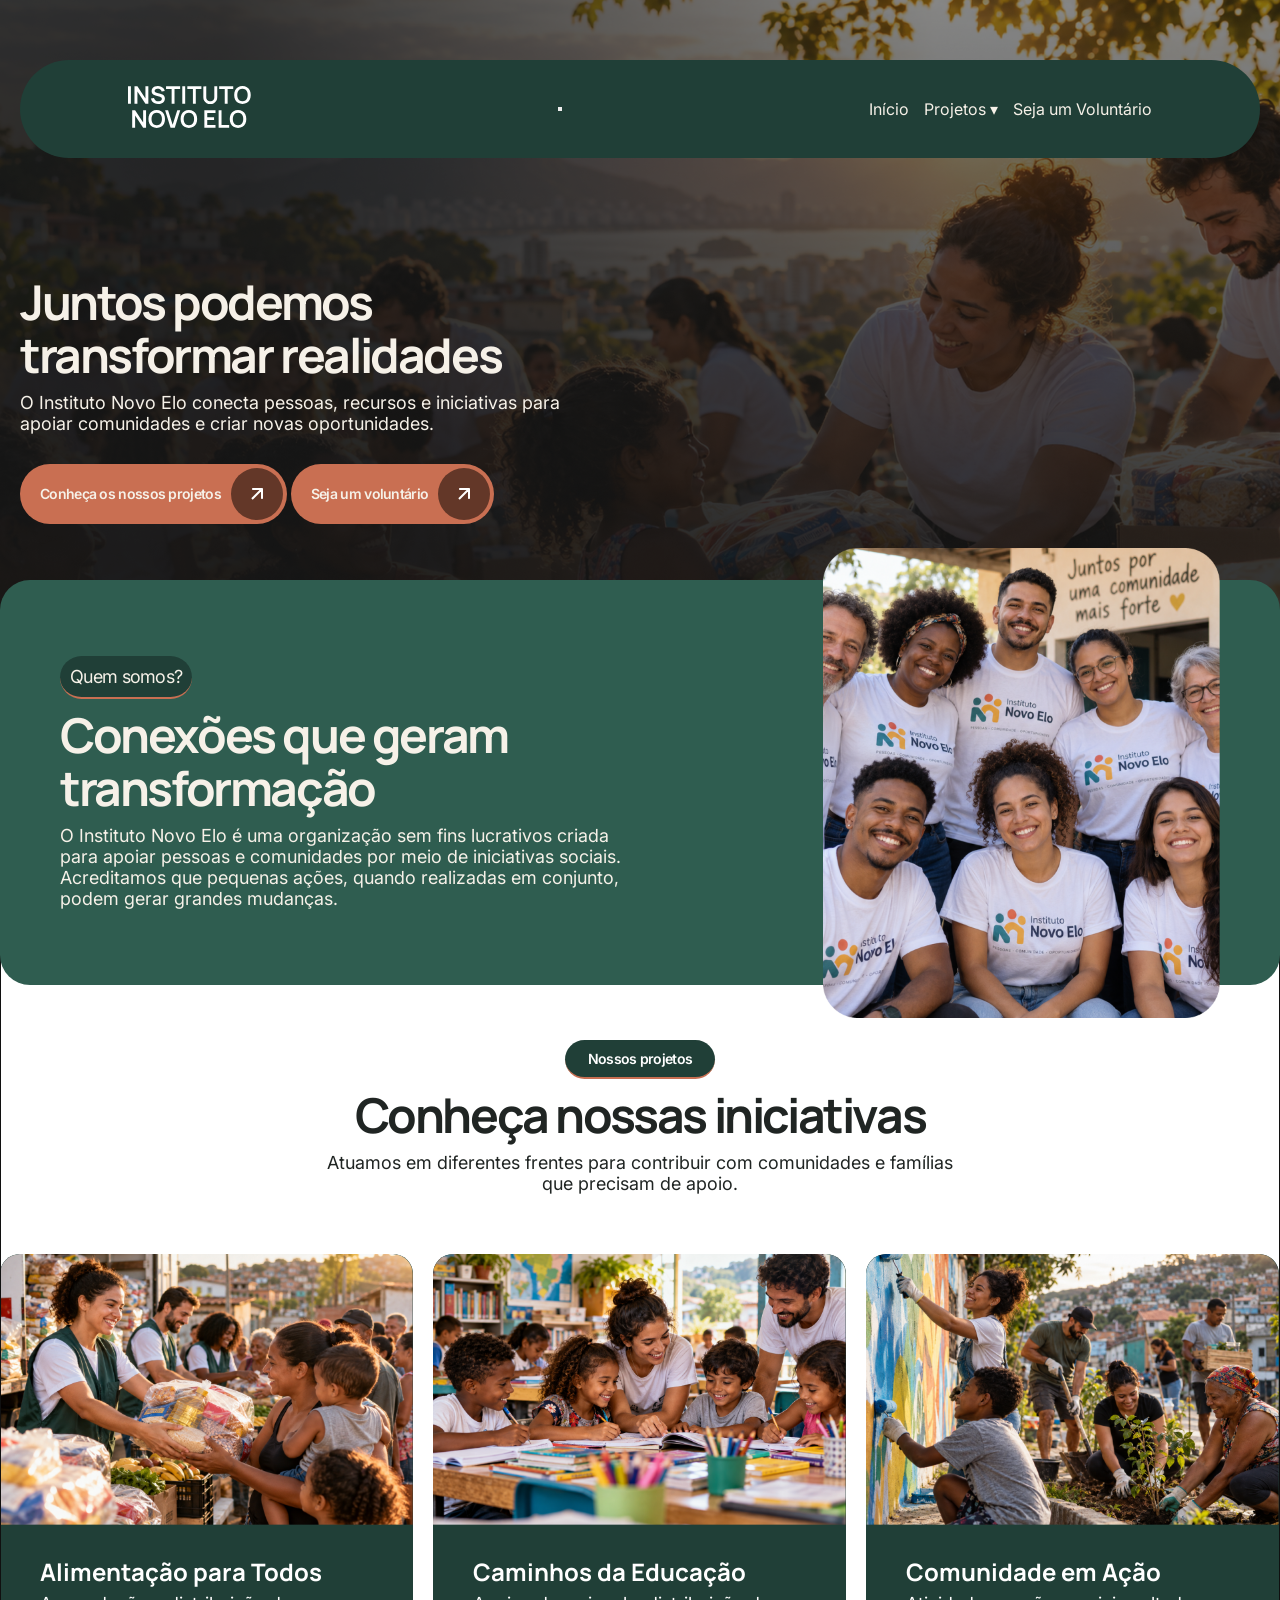
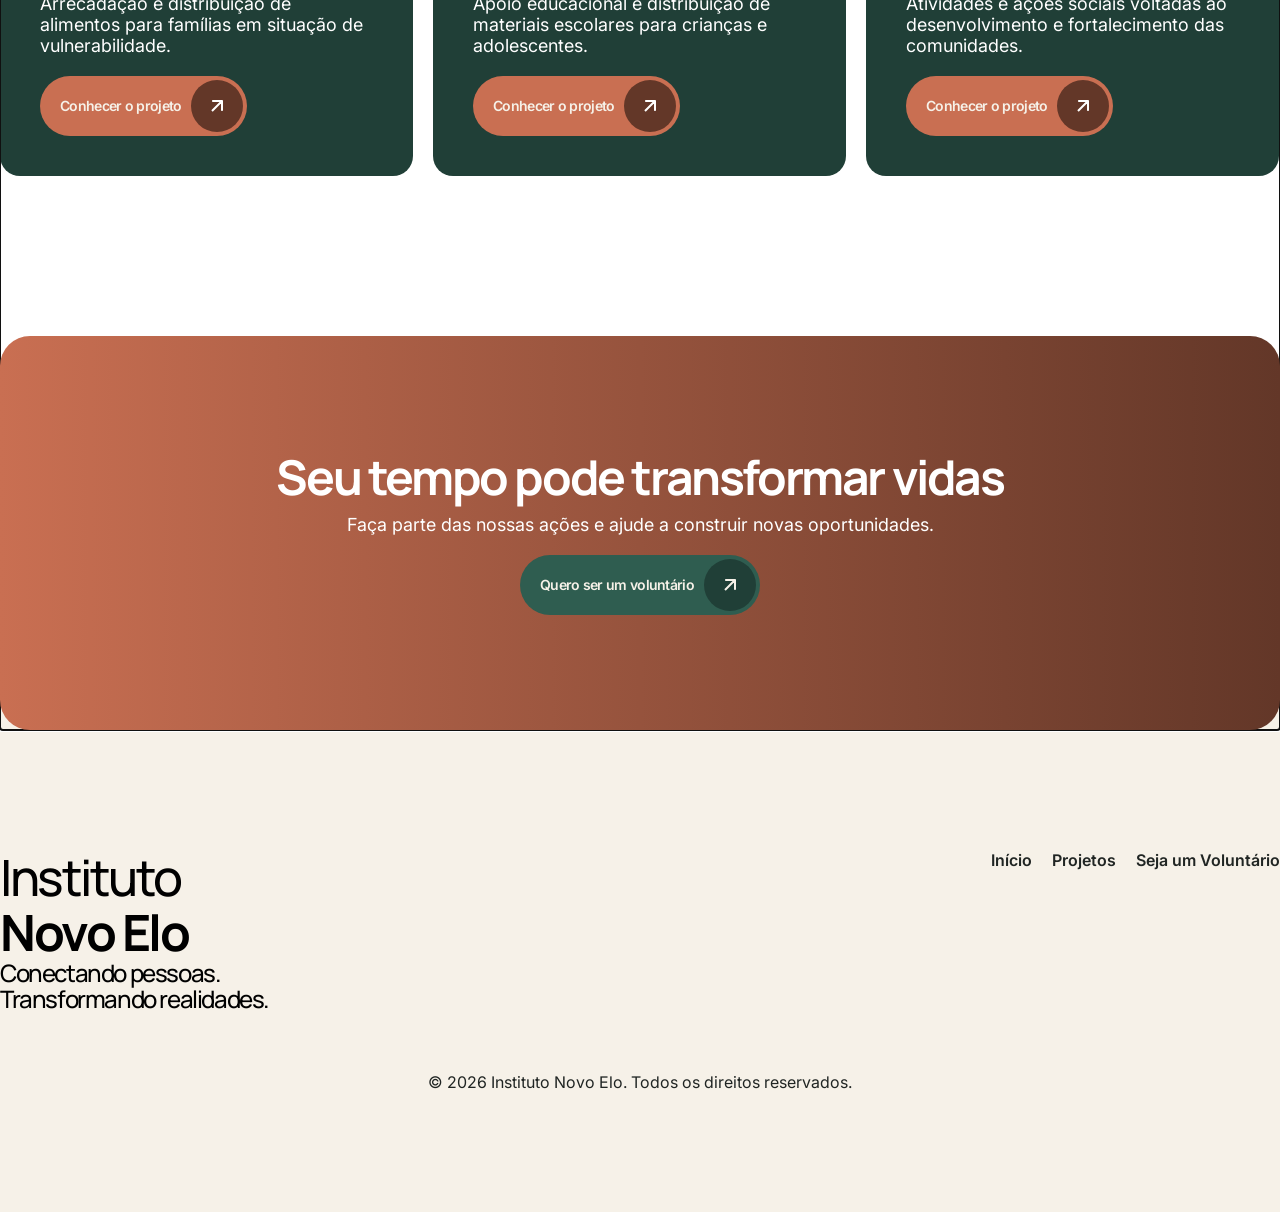
<file: index.html>
<!DOCTYPE html>
<html lang="pt-BR">

<head>

    <meta charset="UTF-8">

    <meta
        name="viewport"
        content="width=device-width, initial-scale=1.0"
    >

    <meta
        name="description"
        content="Instituto Novo Elo — conectando pessoas, recursos e iniciativas para transformar realidades."
    >

    <title>Instituto Novo Elo</title>


    <link
        rel="preconnect"
        href="https://fonts.googleapis.com"
    >

    <link
        rel="preconnect"
        href="https://fonts.gstatic.com"
        crossorigin
    >


    <link
        href="https://fonts.googleapis.com/css2?family=Manrope:wght@200..800&display=swap"
        rel="stylesheet"
    >

    <link
        href="https://fonts.googleapis.com/css2?family=Inter:ital,opsz,wght@0,14..32,100..900;1,14..32,100..900&display=swap"
        rel="stylesheet"
    >


    <link
        rel="stylesheet"
        href="css/style.css"
    >

</head>


<body>


    <a
        class="skip-link"
        href="#app"
    >
        Pular para o conteúdo principal
    </a>


    <header class="menu">


        <div class="logo">

            <a
                href="#home"
                data-route="home"
            >

                <img
                    src="assets/images/logo_Novo_Elo.svg"
                    alt="Instituto Novo Elo"
                >

            </a>

        </div>


        <button
            class="menu-toggle"
            type="button"
            aria-label="Abrir menu"
            aria-expanded="false"
            aria-controls="menu-principal"
        >

            <span aria-hidden="true"></span>
            <span aria-hidden="true"></span>
            <span aria-hidden="true"></span>

        </button>


        <nav
            class="main-navigation"
            id="menu-principal"
            aria-label="Navegação principal"
        >

            <ul>


                <li>

                    <a
                        href="#home"
                        data-route="home"
                    >
                        Início
                    </a>

                </li>


                <li class="item-submenu">

                    <a
                        href="#projetos"
                        data-route="projetos"
                        class="link-submenu"
                    >

                        Projetos

                        <span
                            class="seta-submenu"
                            aria-hidden="true"
                        >
                            ▾
                        </span>

                    </a>


                    <ul class="submenu">

                        <li>

                            <a
                                href="#projetos"
                                data-route="projetos"
                            >
                                Alimentação para Todos
                            </a>

                        </li>


                        <li>

                            <a
                                href="#projetos"
                                data-route="projetos"
                            >
                                Caminhos da Educação
                            </a>

                        </li>


                        <li>

                            <a
                                href="#projetos"
                                data-route="projetos"
                            >
                                Comunidade em Ação
                            </a>

                        </li>

                    </ul>

                </li>


                <li>

                    <a
                        href="#cadastro"
                        data-route="cadastro"
                    >
                        Seja um Voluntário
                    </a>

                </li>


            </ul>

        </nav>


    </header>


    <main
        id="app"
        tabindex="-1"
    ></main>


    <footer class="footer">

        <div class="conteudo-footer">


            <div class="parte-superior">


                <div class="footer-identidade">

                    <h2>
                        Instituto
                        <span>Novo Elo</span>
                    </h2>

                    <p>
                        Conectando pessoas.
                        Transformando realidades.
                    </p>

                </div>


                <nav
                    class="footer-navegacao"
                    aria-label="Navegação do rodapé"
                >

                    <ul>


                        <li>

                            <a
                                href="#home"
                                data-route="home"
                            >
                                Início
                            </a>

                        </li>


                        <li>

                            <a
                                href="#projetos"
                                data-route="projetos"
                            >
                                Projetos
                            </a>

                        </li>


                        <li>

                            <a
                                href="#cadastro"
                                data-route="cadastro"
                            >
                                Seja um Voluntário
                            </a>

                        </li>


                    </ul>

                </nav>


            </div>


            <p class="copyright">

                &copy; 2026 Instituto Novo Elo.
                Todos os direitos reservados.

            </p>


        </div>

    </footer>


    <script
        type="module"
        src="js/app.js"
    ></script>


</body>

</html>
</file>
<file: css/style.css>
* {
    margin: 0;
    padding: 0;
    box-sizing: border-box;
}

:root {
    --verde-principal: #2F5D50;
    --verde-escuro: #203F37;
    --bege: #F6F1E8;
    --terracota: #C96F52;
    --grafite: #202523;
    --branco: #ffffff;
}

body {
    background-color: var(--bege);
    color: var(--grafite);
    font-family: "Inter";
}

:is(h1, h2, h3) {
    font-family: 'Manrope', sans-serif;
}

img {
    max-width: 100%;
    height: auto;
}

.menu {
    display: flex;
    position: absolute;
    top: 30px;
    left: 50%;
    transform: translateX(-50%);
    max-width: 1240px;
    width: calc(100% - 40px);
    margin: 1.87rem auto 0;
    padding: 26px 108px;
    justify-content: space-between;
    align-items: center;
    border-radius: 91px;
    background: var(--verde-escuro, #203F37);
    z-index: 4;
}

.menu ul {
    display: flex;
    gap: 15px;
    list-style: none;
    margin: 0;
    padding: 0;
}

.menu a {
    text-decoration: none;
    color: var(--bege);
}

.hero-area {
    position: relative;
    min-height: 800px;
    background-image: url("../assets/images/bg_hero.webp");
    background-size: cover;
    background-position: center;
    background-repeat: no-repeat;

}

.hero {
    width: 100%;
    height: 800px;
    display: flex;
    align-items: center;
}

.wrapper-hero {
    max-width: 1280px;
    width: 100%;
    margin: 0 auto;
    padding: 0 20px;
}

.conteudo {
    max-width: 560px;
    width: 100%;

}

.conteudo h1 {
    font-family: "manrope";
    font-size: 48px;
    font-weight: 700;
    color: var(--bege);
    line-height: 110%;
    /* 52.8px */
    letter-spacing: -2.4px;
    margin-bottom: 10px;
    gap: 10px
}

.conteudo p {
    font-family: "inter";
    font-size: 18px;
    font-weight: 400;
    color: var(--bege);
    margin-bottom: 30px;
    gap: 10px;
}

.btn-principal {
    background-color: var(--terracota);
    border-radius: 50px;
    padding: 4px 4px 4px 20px;
    display: inline-flex;
    align-items: center;
    gap: 10px;
    text-decoration: none;
    color: var(--bege);
    font-family: "Inter";
    font-size: 14px;
    font-style: normal;
    font-weight: 600;
    line-height: normal;
    letter-spacing: -0.7px;
}

.btn-secundario {
    background-color: var(--terracota);
    border-radius: 50px;
    padding: 4px 4px 4px 20px;
    display: inline-flex;
    align-items: center;
    gap: 10px;
    text-decoration: none;
    color: var(--bege);
    font-family: "Inter";
    font-size: 14px;
    font-style: normal;
    font-weight: 600;
    line-height: normal;
    letter-spacing: -0.7px;
}

.quem-somos {
    position: absolute;
    margin: 0 auto;
    max-width: 1280px;
    width: 100%;
    height: 405px;
    margin-top: -220px;
    left: 50%;
    transform: translatex(-50%);
    padding: 0 60px;
    background-color: var(--verde-principal);
    border-radius: 30px;
    z-index: 2;
}

.wrapper-quem-somos {
    width: 100%;
    height: 100%;
    display: flex;
    align-items: center;
    justify-content: space-between;
    flex-direction: row;
}

.conteudo-quem-somos {
    display: flex;
    flex-direction: column;
    max-width: 590px;
    width: 100%;
    height: 100%;
    justify-content: center;
    align-items: flex-start;
}

.tag {
    display: flex;
    max-width: 150px;
    justify-content: center;
    align-items: center;
    background-color: var(--verde-escuro);
    padding: 10px;
    border-radius: 35px;
    border-bottom: 2px solid var(--terracota);
    color: #FFF;
    font-family: Inter;
    font-size: 14px;
    font-style: normal;
    font-weight: 600;
    line-height: normal;
    letter-spacing: -0.7px;
    margin-bottom: 10px;
}

.wrapper-quem-somos h2 {
    color: var(--bege);
    font-family: "Manrope";
    font-size: 48px;
    font-style: normal;
    font-weight: 700;
    line-height: 110%;
    letter-spacing: -2.4px;
    margin-bottom: 10px;
}

.wrapper-quem-somos p {
    color: var(--bege);
    font-family: "Inter";
    font-size: 18px;
    font-style: normal;
    font-weight: 400;
    line-height: normal;
}

.image-quem-somos {
    height: 470px;
    max-width: 397px;
    align-items: center;
    justify-content: center;
}

.image-quem-somos img {
    width: 100%;
    height: 100%;
    object-fit: cover;
}

.nossos-projetos {
    background-color: var(--branco);
    width: 100%;
    padding: 240px 0;
    padding-bottom: 240px;
}

.conteudo-projetos {
    max-width: 1280px;
    width: 100%;
    margin: 0 auto;
}

.textos-projetos {
    max-width: 635px;
    margin: 0 auto;
    text-align: center;
    margin-bottom: 60px;
}

.tag-projetos {
    display: flex;
    max-width: 150px;
    margin: 0 auto;
    justify-content: center;
    align-items: center;
    background-color: var(--verde-escuro);
    padding: 10px;
    border-radius: 35px;
    border-bottom: 2px solid var(--terracota);
    color: #ffffff;
    font-family: "Inter";
    font-size: 14px;
    font-style: normal;
    font-weight: 600;
    line-height: normal;
    letter-spacing: -0.7px;
    margin-bottom: 10px;
}

.textos-projetos h2 {
    color: var(--grafite);
    font-family: "Manrope";
    font-size: 48px;
    font-style: normal;
    font-weight: 700;
    line-height: 110%;
    letter-spacing: -2.4px;
    margin-bottom: 10px;
}

.descricao-p {
    color: var(--grafite);
    font-family: "Inter";
    font-size: 18px;
    font-style: normal;
    font-weight: 400;
    line-height: normal;
    margin-bottom: 10px;
}

.cards-projetos {
    display: flex;
    gap: 20px;
}

.card {
    flex: 1;
    display: flex;
    flex-direction: column;
    width: 100%;
    max-width: 413px;
    border-radius: 20px;
    background: var(--verde-escuro);
    overflow: hidden;
}

.conteudo-card h3 {
    color: #ffffff;
    font-family: "Manrope";
    font-size: 24px;
    font-style: normal;
    font-weight: 700;
    line-height: normal;
    margin-bottom: 5px;
}

.conteudo-card p {
    color: #ffffff;
    font-family: "Inter";
    font-size: 18px;
    font-style: normal;
    font-weight: 400;
    line-height: normal;
    margin-bottom: 20px;
}

.btn-projeto {
    background-color: var(--terracota);
    border-radius: 50px;
    padding: 4px 4px 4px 20px;
    display: inline-flex;
    align-items: center;
    gap: 10px;
    text-decoration: none;
    color: var(--bege);
    font-family: "Inter";
    font-size: 14px;
    font-style: normal;
    font-weight: 600;
    line-height: normal;
    letter-spacing: -0.7px;
}

.conteudo-card {
    padding: 30px 40px 40px 40px;
}

.cta-cadastro {
    position: relative;
    margin: 0 auto;
    margin-top: -80px;
    display: flex;
    flex-direction: column;
    align-items: center;
    justify-content: center;
    padding: 115px 270px;
    width: 100%;
    max-width: 1280px;
    background: linear-gradient(90deg, #C96F52 0%, #633728 100%);
    border-radius: 30px;
}

.cta-cadastro h2 {
    color: #FFF;
    text-align: center;
    font-family: "Manrope";
    font-size: 48px;
    font-style: normal;
    font-weight: 700;
    line-height: 110%;
    letter-spacing: -2.4px;
    margin-bottom: 10px;
}

.cta-cadastro p {
    color: #FFF;
    text-align: center;
    font-size: 18px;
    font-style: normal;
    font-weight: 400;
    line-height: normal;
    margin-bottom: 20px;
}

.btn-cta {
    background-color: var(--verde-principal);
    border-radius: 50px;
    padding: 4px 4px 4px 20px;
    display: inline-flex;
    align-items: center;
    gap: 10px;
    text-decoration: none;
    color: var(--bege);
    font-family: "Inter";
    font-size: 14px;
    font-style: normal;
    font-weight: 600;
    line-height: normal;
    letter-spacing: -0.7px;
}

.footer {
    width: 100%;
    padding: 120px 0;
}

.conteudo-footer {
    width: 100%;
    max-width: 1280px;
    margin: 0 auto;
}

.parte-superior {
    display: flex;
    justify-content: space-between;
    align-items: flex-start;
}

.footer-identidade {
    max-width: 300px;
}

.footer-identidade h2 {
    color: #000;
    font-family: "Manrope";
    font-size: 50px;
    font-style: normal;
    font-weight: 500;
    line-height: 110%;
    /* 55px */
    letter-spacing: -2.5px;
}

.footer-identidade span {
    font-weight: 700;
}

.footer-identidade p {
    color: #000;
    font-family: "Manrope";
    font-size: 24px;
    font-style: normal;
    font-weight: 500;
    line-height: 110%;
    /* 30.8px */
    letter-spacing: -1.4px;
}

.footer-navegacao ul {
    display: flex;
    flex-direction: row;
    gap: 20px;
    list-style: none;
}

.footer-navegacao a {
    text-decoration: none;
    color: var(--grafite);
    font-weight: 600;
}

.copyright {
    padding-top: 60px;
    text-align: center;
}

/* Projetos.css */

.hero-projetos {
    width: 100%;
    display: flex;
    align-items: center;
}

.conteudo-project {
    display: flex;
    flex-direction: column;
    align-items: center;
    justify-content: center;
    width: 100%;
    max-width: 1900px;
    min-height: 800px;
    margin: 0 auto;
    background-image: url("../assets/images/hero-projetos.webp");
    background-size: cover;
    background-position: center;
    background-repeat: no-repeat;
    border-radius: 30px;
}

.conteudo-project h1 {
    color: var(--bege);
    text-align: center;
    font-family: "Manrope";
    font-size: 48px;
    font-style: normal;
    font-weight: 700;
    line-height: 110%;
    /* 52.8px */
    letter-spacing: -2.4px;
    max-width: 790px;
    margin: 0 auto;
    margin-bottom: 10px;
}

.conteudo-project p {
    color: var(--bege);
    text-align: center;
    font-size: 18px;
    font-style: normal;
    font-weight: 400;
    line-height: normal;
    max-width: 638px;
    margin: 0 auto;
    margin-bottom: 30px;
}

.conteudo-cards {
    display: flex;
    flex-direction: column;
    align-items: center;
    justify-content: space-between;
    gap: 20px;
    padding: 120px 0;
    width: 100%;
}

.card-projetos {
    display: flex;
    flex-direction: row;
    width: 100%;
    max-width: 1280px;
    border-radius: 30px;
    border-bottom: 12px solid var(--DETALHES, #C96F52);
    background: var(--branco);
    padding: 40px;
}

.image-cards {
    width: 100%;
    max-width: 630px;
}

.text-card {
    max-width: 523px;
    padding-left: 40px;
}

.text-card h2 {
    color: var(--grafite);
    font-family: "Manrope";
    font-size: 48px;
    font-style: normal;
    font-weight: 700;
    line-height: 110%;
    /* 52.8px */
    letter-spacing: -2.4px;
    margin-bottom: 10px;
}

.text-card p {
    color: var(--grafite);
    font-size: 18px;
    font-style: normal;
    font-weight: 400;
    line-height: normal;
    margin-bottom: 30px;
}

.card-projetos:nth-child(2) {
    flex-direction: row-reverse;
}

/* -------------------------------------Cadastro.css------------------------------------- */

.hero-cadastro {
    width: 100%;
    display: flex;
    align-items: center;
}

.conteudo-cadastro {
    display: flex;
    flex-direction: column;
    align-items: center;
    justify-content: center;
    width: 100%;
    max-width: 1900px;
    min-height: 800px;
    margin: 0 auto;
    background-image: url("../assets/images/hero-projetos.webp");
    background-size: cover;
    background-position: center;
    background-repeat: no-repeat;
    border-radius: 30px;
}

.conteudo-cadastro h1 {
    color: var(--bege);
    text-align: center;
    font-family: "Manrope";
    font-size: 48px;
    font-style: normal;
    font-weight: 700;
    line-height: 110%;
    /* 52.8px */
    letter-spacing: -2.4px;
    max-width: 790px;
    margin: 0 auto;
    margin-bottom: 10px;
}

.conteudo-cadastro p {
    color: var(--bege);
    text-align: center;
    font-size: 18px;
    font-style: normal;
    font-weight: 400;
    line-height: normal;
    max-width: 638px;
    margin: 0 auto;
    margin-bottom: 30px;
}

.formulario {
    width: 100%;
}

.conteudo-formulario {
    width: 100%;
    max-width: 1280px;
    margin-top: -190px;
    margin-left: auto;
    margin-right: auto;
    background-color: var(--branco);
    border-radius: 30px;
    padding: 50px;
    position: relative;
    z-index: 2;
}

.tag-formulario {
    display: flex;
    flex-direction: row;
    align-items: center;
    gap: 10px;
    margin-bottom: 8.55px;
}

.tag-formulario p {
    color: var(--terracota);
    font-size: 14px;
    font-weight: 600;
    line-height: 19.787px;
    /* 133.333% */
    letter-spacing: 0.742px;
}

.formulario-cadastro h2 {
    color: #202523;
    font-family: "Manrope";
    font-size: 30px;
    font-style: normal;
    font-weight: 700;
    line-height: 39.575px;
    /* 133.333% */
    margin-bottom: 8px;
}

.formulario-cadastro p {
    color: #6B706E;
    font-size: 18px;
    font-style: normal;
    font-weight: 400;
    line-height: 24.734px;
    /* 142.857% */
    margin-bottom: 40px;

}

.formulario-cadastro {
    border-bottom: 1.237px solid #F0EBE0;
    margin-bottom: 50px;
}

.info-geral {
    display: flex;
    align-items: center;
    gap: 10px;
    color: var(--grafite);
    font-family: "Manrope";
    font-size: 22px;
    font-style: normal;
    font-weight: 700;
    line-height: 1.4;
    padding: 40px 0;
}

.form-geral {
    display: grid;
    grid-template-columns: repeat(2, 1fr);
    gap: 20px;
    margin-bottom: 40px;
}

.campo {
    display: flex;
    flex-direction: column;
    gap: 5px;
}

.campo label {
    color: var(--grafite);
    font-size: 18px;
    font-style: normal;
    font-weight: 500;
    line-height: 1.4;
}

.campo input,
.campo select {
    display: flex;
    width: 100%;
    max-width: 575px;
    height: 65px;
    padding: 0 20px;
    flex-direction: column;
    justify-content: center;
    align-items: flex-start;
    border-radius: 14.841px;
    border: 1.2px solid #D8D3CA;
    background: var(--branco);
}

.campo select {
    width: 100%;
    height: 56px;
    padding: 20px 20px;
    border-radius: 12px;
    border: 1px solid #ddd;
    font-family: "Inter", sans-serif;
    font-size: 16px;
}

.campo input:focus,
.campo select:focus,
.campo textarea:focus {
    outline: none;
    border: 1.2px solid var(--terracota);
}

.campo.erro input,
.campo.erro select,
.campo.erro textarea {
    border: 1.2px solid #C65B5B;
}

.mensagem-erro {
    margin-top: 6px;
    color: #9E3F3F;
    font-size: 14px;
    line-height: 1.4;
}

.campo.erro input:focus,
.campo.erro select:focus,
.campo.erro textarea:focus {
    border-color: #C65B5B;
}

.erro-grupo .campo-radio {
    border-color: #C65B5B;
}

.termos.erro {
    color: #9E3F3F;
}

.termos.erro input {
    outline: 1.2px solid #C65B5B;
}

.alerta-formulario {
    width: 100%;
    margin: 20px 0;
    padding: 16px 20px;

    border: 1px solid #E5A3A3;
    border-radius: 14px;

    background-color: #FFF4F4;
    color: #8E3E3E;

    font-size: 14px;
    line-height: 1.4;
}

.toast-sucesso {
    position: fixed;

    top: 30px;
    right: 30px;

    max-width: 360px;

    padding: 18px 24px;

    background-color: var(--verde-escuro);
    color: var(--branco);

    border-radius: 16px;

    box-shadow: 0 15px 35px rgba(0, 0, 0, 0.20);

    font-size: 15px;
    font-weight: 600;

    z-index: 9999;
}

@media (max-width: 767px) {

    .toast-sucesso {
        top: 20px;
        left: 20px;
        right: 20px;

        max-width: none;
    }
}

.formulario fieldset {
    border: none;
    padding: 0;
    margin: 0;
}

.campo-radio {
    display: flex;
    align-items: center;
    gap: 16px;

    padding: 24px;
    border: 2px solid #ddd8cf;
    border-radius: 16px;
}

.opcoes-interesse {
    display: grid;
    grid-template-columns: repeat(2, 1fr);
    gap: 20px;
}

.form-mensagem {
    border: none;
    margin: 0;
    padding: 0;
}

.campo-mensagem {
    display: flex;
    flex-direction: column;
}

.campo-mensagem textarea {
    width: 100%;
    padding: 20px;
    border: 1px solid #ddd8cf;
    border-radius: 16px;
    font-family: "Inter", sans-serif;
    font-size: 16px;
    resize: vertical;
}

.termos {
    display: flex;
    align-items: center;
    gap: 15px;
    margin: 40px 0;
}

.termos input {
    width: 22px;
    height: 22px;
    flex-shrink: 0;
}

button[type="submit"] {
    width: 100%;
    padding: 20px;
    border: none;
    border-radius: 14px;
    background-color: var(--verde-principal);
    color: var(--branco);
    font-family: "Inter", sans-serif;
    font-size: 16px;
    font-weight: 600;
    cursor: pointer;
}

button[type="submit"]:hover {
    background-color: var(--verde-escuro);
}

.campo-mensagem label {
    color: #202523;
    font-size: 18px;
    font-style: normal;
    font-weight: 500;
    margin-bottom: 15px;
}

.campo-mensagem span {
    color: #6B706E;
    font-size: 14px;
    font-style: normal;
    font-weight: 400;
}

.campo-mensagem p {
    color: #6B706E;
    font-size: 14px;
    font-style: normal;
    font-weight: 400;
    margin-bottom: 15px;
}


.item-menu {
    position: relative;
}

.submenu {
    position: absolute;
    top: calc(100% - 15px);
    left: 75%;
    transform: translateX(-50%);
    min-width: 270px;
    padding: 0px;
    background-color: var(--verde-escuro);
    border-radius: 28px;
    list-style: none;
    display: flex;
    flex-direction: column;
    gap: 0px;

    opacity: 0;
    visibility: hidden;
    pointer-events: none;

    box-shadow: 0 20px 35px rgba(0, 0, 0, 0.18);
    border: 1px solid rgb(255 255 255 / 15%);

    transition:
        opacity 0.25s ease,
        visibility 0.25s ease;
}

.submenu li{
    width: 100%;
    margin: 0 auto;
    padding: 8px;
}

.submenu a{
    display: block;
    width: 100%;

    padding: 16px 20px;

    color: var(--branco);
    text-decoration: none;

    font-family: "Inter", sans-serif;
    font-size: 16px;
    font-weight: 500;

    border-radius: 17px;

    transition: background-color 180ms ease;
}

.submenu a:hover,
.submenu a:focus-visible{
    background-color: rgba(255, 255, 255, 0.10);
    outline: none;
}

.item-submenu:hover .submenu,
.item-submenu:focus-within .submenu{
    opacity: 1;
    visibility: visible;
    pointer-events: auto;
}
 
.item-submenu::after{
    content: "";
    position: absolute;
    top: 100%;
    left: 0;
    width: 100%;
    height: 15px;
}

@media (max-width: 767px){

    .menu{
        width: calc(100% - 32px);
        padding: 14px 20px;
    }

    .menu-toggle{
        width: 44px;
        height: 44px;

        display: flex;
        flex-direction: column;
        justify-content: center;
        align-items: center;
        gap: 5px;

        border: none;
        border-radius: 50%;

        background-color: rgba(255, 255, 255, 0.12);

        cursor: pointer;
    }

    .menu-toggle span{
        width: 20px;
        height: 2px;

        background-color: var(--branco);

        transition:
            transform 0.25s ease,
            opacity 0.25s ease;
    }

    .main-navigation{
        position: absolute;

        top: calc(100% + 12px);
        left: 0;

        width: 100%;

        padding: 20px;

        background-color: var(--verde-escuro);

        border-radius: 28px;

        opacity: 0;
        visibility: hidden;
        pointer-events: none;

        transform: translateY(-10px);

        transition:
            opacity 0.25s ease,
            transform 0.25s ease,
            visibility 0.25s ease;
    }

    .main-navigation.ativo{
        opacity: 1;
        visibility: visible;
        pointer-events: auto;

        transform: translateY(0);
    }

    .main-navigation > ul{
        display: flex;
        flex-direction: column;
        align-items: stretch;

        gap: 8px;

        margin: 0;
        padding: 0;
    }

    .main-navigation > ul > li{
        width: 100%;
    }

    .main-navigation > ul > li > a{
        display: block;
        width: 100%;

        padding: 10px 12px;
    }

    .item-submenu::after{
        display: none;
    }

    .submenu{
        position: static;

        width: 100%;
        min-width: 0;

        margin-top: 5px;
        padding: 8px;

        transform: none;

        opacity: 1;
        visibility: visible;
        pointer-events: auto;

        box-shadow: none;

        background-color: rgba(255, 255, 255, 0.08);

        border-radius: 16px;
    }

    .submenu a{
        padding: 8px 10px;
        font-size: 14px;
    }

    .seta-submenu{
        display: none;
    }

    .menu-toggle.ativo span:nth-child(1){
        transform: translateY(7px) rotate(45deg);
    }

    .menu-toggle.ativo span:nth-child(2){
        opacity: 0;
    }

    .menu-toggle.ativo span:nth-child(3){
        transform: translateY(-7px) rotate(-45deg);
    }
}

.skip-link {
    position: fixed;
    top: 0;
    left: 20px;
    z-index: 10000;

    padding: 12px 18px;

    background-color: var(--verde-escuro);
    color: var(--branco);

    border-radius: 0 0 8px 8px;

    text-decoration: none;

    transform: translateY(-150%);
    transition: transform 0.2s ease;
}

.skip-link:focus {
    transform: translateY(0);
}
</file>
